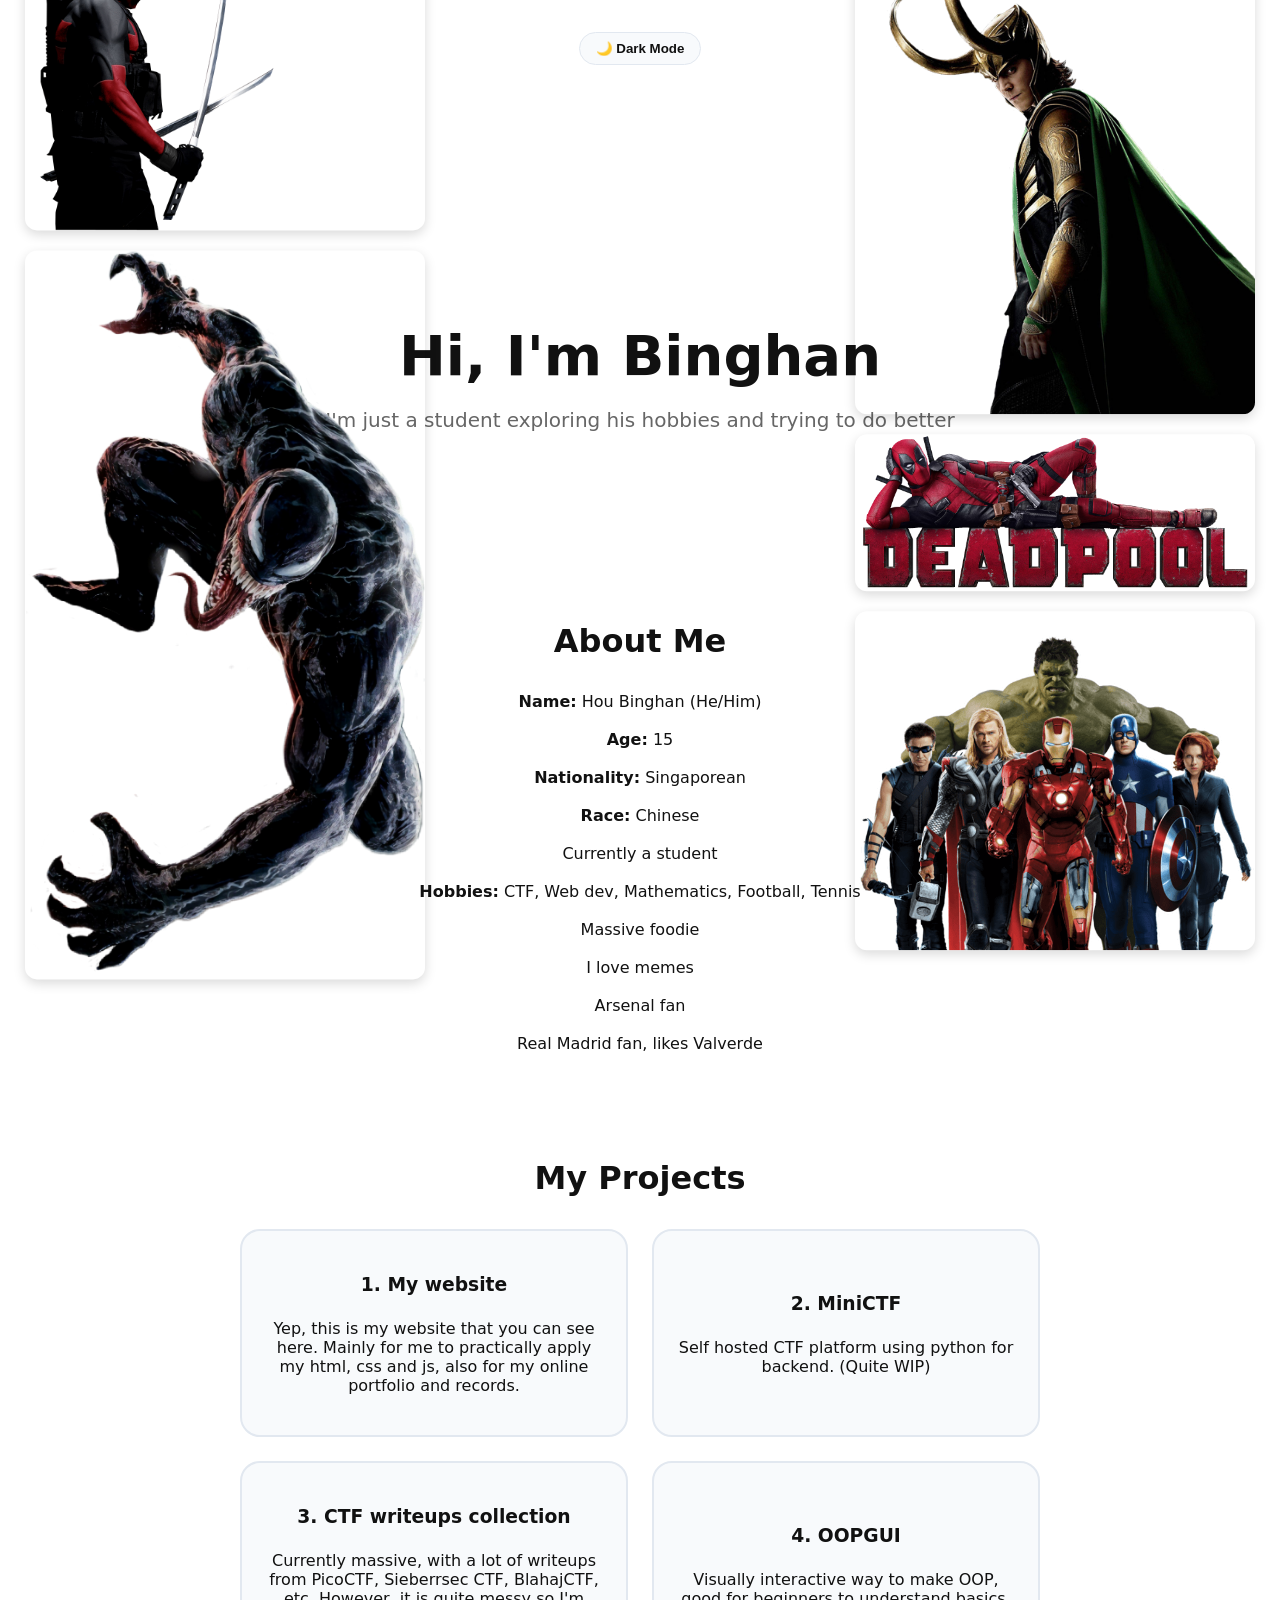
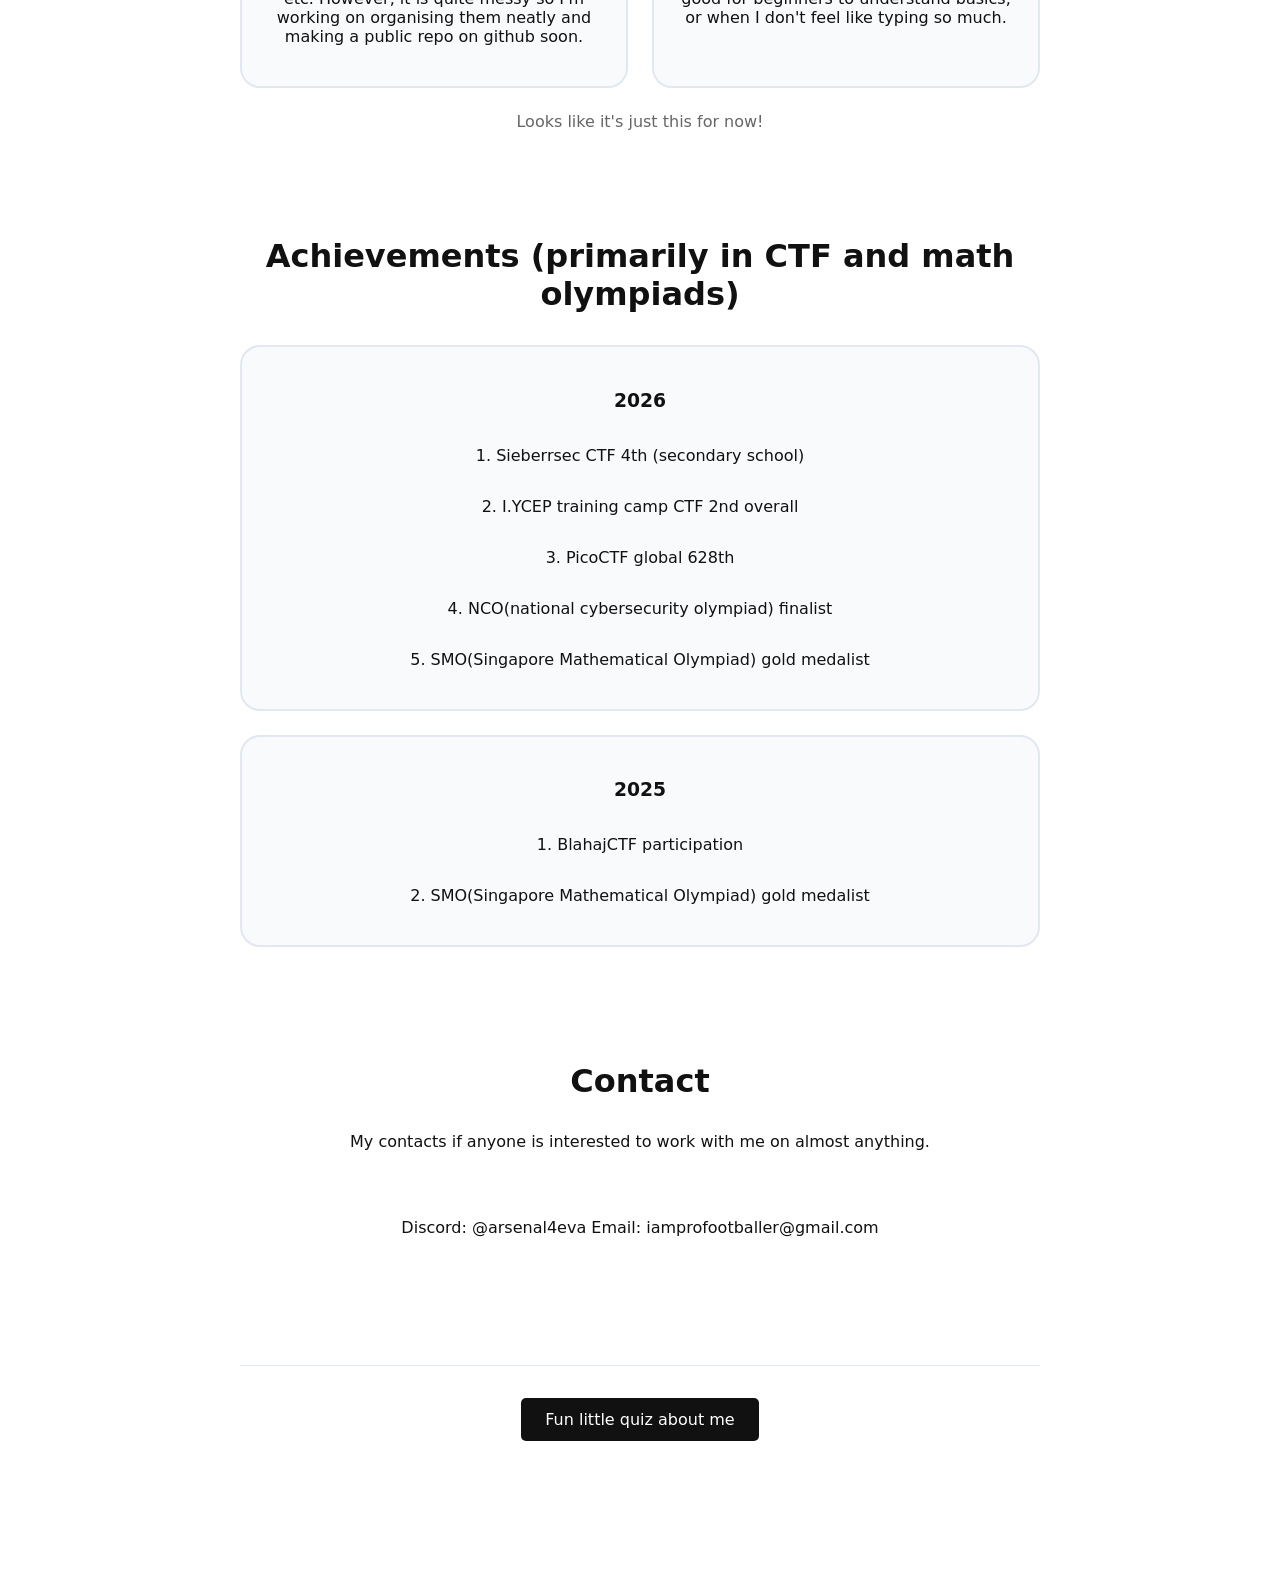
<file: index.html>
<!DOCTYPE html>
<html lang="en">
<head>
    <meta charset="UTF-8">
    <meta name="viewport" content="width=device-width, initial-scale=1.0">
    <title>Binghan's Portfolio</title>
    <link rel="stylesheet" href="style.css">

    <!-- Critical Inline Script: Prevents a white flash on page load if dark mode is active -->
    <script>
        const savedTheme = localStorage.getItem('theme');
        const systemPrefersDark = window.matchMedia('(prefers-color-scheme: dark)').matches;

        if (savedTheme === 'dark' || (!savedTheme && systemPrefersDark)) {
            document.documentElement.classList.add('dark-mode');
        }
    </script>
</head>
<body>

    <!-- Centered Theme Toggle Control Panel -->
    <div class="toggle-container">
        <button id="theme-toggle" aria-label="Toggle dark mode">
            🌙 Dark Mode
        </button>
    </div>

    <main>
        <section id="hero" class="hero-section">
            <div class="hero-content">
                <h1>Hi, I'm Binghan</h1>
                <p>I'm just a student exploring his hobbies and trying to do better</p>
            </div>
        </section>

        <section id="about" class="container">
            <h2>About Me</h2>
            <div class="about-grid">
                <p>
		<b>Name:</b> Hou Binghan (He/Him)
		<br>
		<br>
		<b>Age:</b> 15
		<br>
		<br>
		<b>Nationality:</b> Singaporean
		<br>
		<br>
		<b>Race:</b> Chinese
		<br>
		<br>
		Currently a student
		<br>
		<br>
		<b>Hobbies:</b> CTF, Web dev, Mathematics, Football, Tennis
		<br>
		<br>
		Massive foodie
		<br>
		<br>
		I love memes
		<br>
		<br>
		Arsenal fan
		<br>
		<br>
		Real Madrid fan, likes Valverde
		</p>
            </div>
        </section>
	
        <section id="projects" class="container">
            <h2>My Projects</h2>
            <div class="projects-grid">
                <div class="project-card">
                    <h3>1. My website</h3>
		    <p>Yep, this is my website that you can see here. Mainly for me to practically apply my html, css and js, also for my online portfolio and records.</p>
                </div>
                <div class="project-card">
                    <h3>2. MiniCTF</h3>
		    <p>Self hosted CTF platform using python for backend. (Quite WIP)</p>
                </div>
                <div class="project-card">
                    <h3>3. CTF writeups collection</h3>
		    <p>Currently massive, with a lot of writeups from PicoCTF, Sieberrsec CTF, BlahajCTF, etc. However, it is quite messy so I'm working on organising them neatly and making a public repo on github soon.</p>
                </div>
		<div class="project-card">
			<h3>4. OOPGUI</h3>
			<p>Visually interactive way to make OOP, good for beginners to understand basics, or when I don't feel like typing so much.</p>
		</div>
            </div>
            <p class="projects-footer">Looks like it's just this for now!</p>
        </section>
	
	<section id="achievements" class="container">
		<h2>Achievements (primarily in CTF and math olympiads)</h2>
		<div class="projects-card">
			<h3>2026</h3>
			<p>1. Sieberrsec CTF 4th (secondary school)</p>
			<p>2. I.YCEP training camp CTF 2nd overall</p>
			<p>3. PicoCTF global 628th</p>
			<p>4. NCO(national cybersecurity olympiad) finalist</p>
			<p>5. SMO(Singapore Mathematical Olympiad) gold medalist</p>
		</div>
		<div class="projects-card">
			<h3>2025</h3>
			<p>1. BlahajCTF participation</p>
			<p>2. SMO(Singapore Mathematical Olympiad) gold medalist</p>
		</div>
	</section>

        <!-- Contact Section -->
        <section id="contact" class="container contact-section">
            <h2>Contact</h2>
            <p>My contacts if anyone is interested to work with me on almost anything.</p>
            <br>
			<p>Discord: @arsenal4eva    Email: iamprofootballer@gmail.com</p>
        </section>

	<hr>
	<section id="quiz"><a href="quiz.html" class=btn>Fun little quiz about me</a></section>
    </main>


    <aside class="image-stack-sidebar left-sidebar">
        <!-- Swap out placeholders with your specific images/memes for the left side -->
        <img src="deadpool2.png" alt="Left side graphic 1">
        <img src="venom.png" alt="Left side graphic 2">
    </aside>
    <!-- Independent Side Image Stack -->
    <aside class="image-stack-sidebar right-sidebar">
        <!-- Swap out placeholders with your specific images/memes -->
        <img src="loki.png" alt="Right Side graphic 1">
        <img src="deadpool.png" alt="Right Side graphic 2">
        <img src="avengers.png" alt="Right Side graphic 3">
    </aside>

    <!-- Interactive JavaScript Logic -->
    <script>
        const toggleBtn = document.querySelector('#theme-toggle');

        function updateButtonLabel() {
            const isDark = document.documentElement.classList.contains('dark-mode');
            toggleBtn.textContent = isDark ? '☀️ Light Mode' : '🌙 Dark Mode';
        }

        updateButtonLabel();

        toggleBtn.addEventListener('click', () => {
            const isDarkMode = document.documentElement.classList.toggle('dark-mode');
            
            if (isDarkMode) {
                localStorage.setItem('theme', 'dark');
            } else {
                localStorage.setItem('theme', 'light');
            }
            
            updateButtonLabel();
        });
    </script>
</body>
</html>
</file>
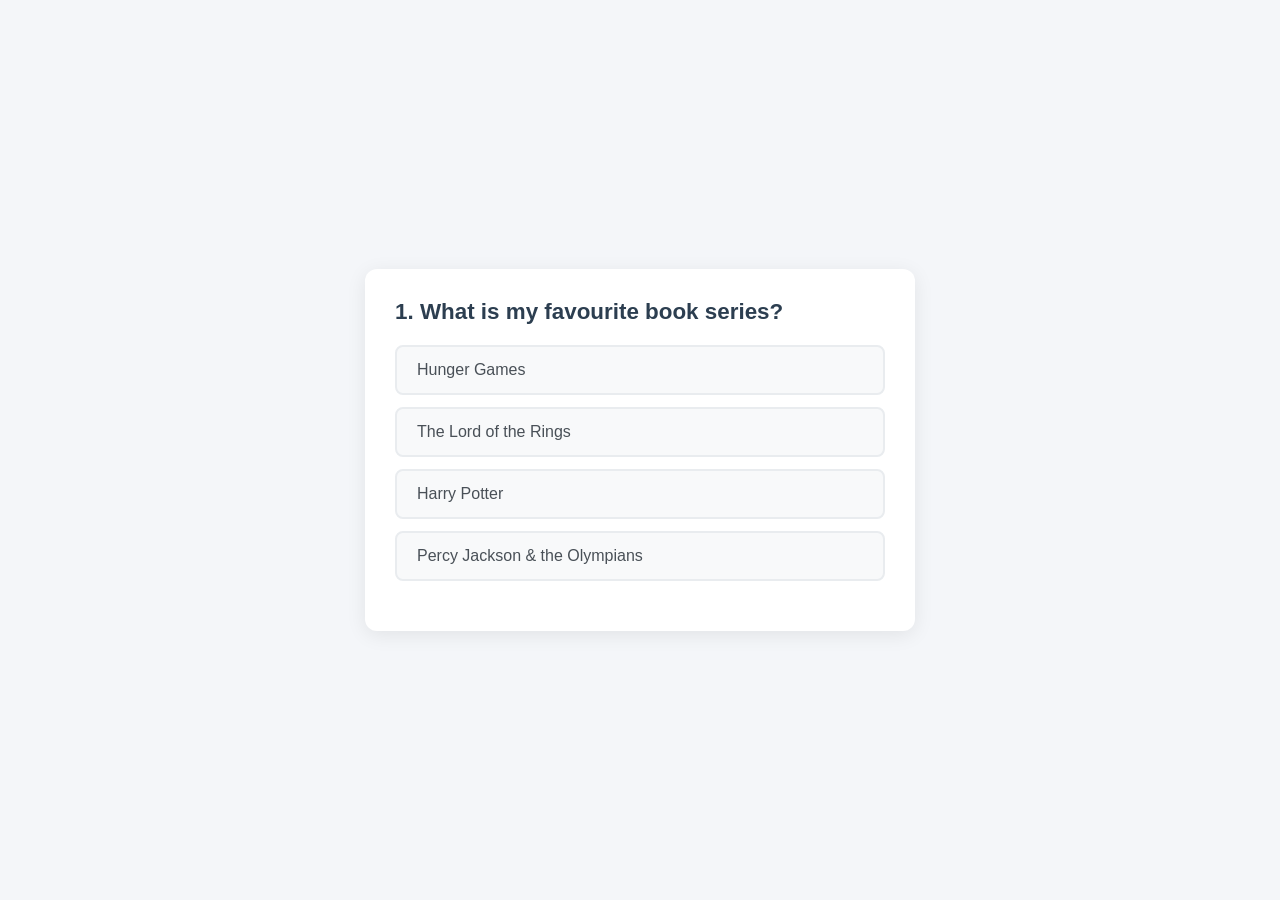
<file: quiz.html>
<!DOCTYPE html>
<html lang="en">
<head>
    <meta charset="UTF-8">
    <meta name="viewport" content="width=device-width, initial-scale=1.0">
    <title>Quiz about me</title>
    <style>
        * {
            box-sizing: border-box;
            margin: 0;
            padding: 0;
            font-family: 'Segoe UI', Tahoma, Geneva, Verdana, sans-serif;
        }

        body {
            background-color: #f4f6f9;
            display: flex;
            justify-content: center;
            align-items: center;
            min-height: 100vh;
            padding: 20px;
        }

        .quiz-container {
            background: #ffffff;
            border-radius: 12px;
            box-shadow: 0 4px 20px rgba(0, 0, 0, 0.08);
            width: 100%;
            max-width: 550px;
            padding: 30px;
        }

        h2 {
            color: #2c3e50;
            margin-bottom: 20px;
            font-size: 1.4rem;
        }

        .options-list {
            list-style: none;
            margin-bottom: 20px;
        }

        .option-item {
            background: #f8f9fa;
            border: 2px solid #e9ecef;
            border-radius: 8px;
            padding: 14px 20px;
            margin-bottom: 12px;
            cursor: pointer;
            transition: all 0.2s ease;
            font-size: 1rem;
            color: #495057;
        }

        .option-item:hover {
            background: #e8f0fe;
            border-color: #3b82f6;
            color: #1d4ed8;
        }

        .option-item.correct {
            background: #d1e7dd;
            border-color: #0f5132;
            color: #0f5132;
        }

        .option-item.incorrect {
            background: #f8d7da;
            border-color: #842029;
            color: #842029;
        }

        .disabled {
            pointer-events: none;
        }

        .btn-next {
            display: block;
            width: 100%;
            background: #3b82f6;
            color: white;
            border: none;
            padding: 14px;
            border-radius: 8px;
            font-size: 1rem;
            font-weight: 600;
            cursor: pointer;
            transition: background 0.2s;
        }

        .btn-next:hover {
            background: #2563eb;
        }

        .hidden {
            display: none;
        }

        .results-screen {
            text-align: center;
            padding: 20px 0;
        }

        .score-text {
            font-size: 1.5rem;
            color: #2c3e50;
            margin-bottom: 20px;
        }
    </style>
</head>
<body>

    <div class="quiz-container">
        <!-- Quiz Interface Screen -->
        <div id="quiz-screen">
            <h2 id="question-text">Loading Question...</h2>
            <ul id="options-container" class="options-list"></ul>
            <button id="next-btn" class="btn-next hidden">Next Question</button>
        </div>

        <!-- Final Results Screen -->
        <div id="results-screen" class="results-screen hidden">
            <h2>Quiz Completed!</h2>
            <p class="score-text">You scored <span id="final-score">0</span> out of <span id="total-questions">0</span></p>
            <button id="restart-btn" class="btn-next">Restart Quiz</button>
        </div>
    </div>

    <script>
        // Define your quiz data structure here
        const quizData = [
            {
                question: "What is my favourite book series?",
                options: ["Hunger Games", "The Lord of the Rings", "Harry Potter", "Percy Jackson & the Olympians"],
                correct: 2 // Index of the correct option
            },
            {
                question: "What is my favorite sport?",
                options: [
                    "Football",
                    "Badminton",
                    "Rugby",
                    "Tennis"
                ],
                correct: 0
            },
            {
                question: "Guess my favorite colour!",
                options: ["White", "Black", "Pink", "Blue"],
                correct: 1
            },
	    {
		question: "When did I start my CTF journey?",
		options: ["2026","2025","2024","2023"],
		correct: 1
	    },
	    {
		question: "What country do I live in?",
		options: ["China","Switzerland","Germany","Poland"],
		correct: 0
	    },
	    {
		question: "How many members are in my CTF team?",
		options: ["1","2","3","5"],
		correct: 2
	    },
	    {
		question: "How much prize money have I won from CTF?",
		options: ["$0","$100","$300","$1000"],
		correct: 2
	    },
	    {
		question: "Which distro of Linux do I use?",
		options: ["Fedora","Kali","Ubuntu","Mint"],
		correct: 2
	    },
	    {
		question: "Number of times I was shat on by a bird?",
		options: ["0","1","3","11"],
		correct: 1
	    }

        ];

        let currentQuestionIndex = 0;
        let score = 0;

        // Dom Elements
        const quizScreen = document.getElementById("quiz-screen");
        const resultsScreen = document.getElementById("results-screen");
        const questionText = document.getElementById("question-text");
        const optionsContainer = document.getElementById("options-container");
        const nextBtn = document.getElementById("next-btn");
        const finalScoreElem = document.getElementById("final-score");
        const totalQuestionsElem = document.getElementById("total-questions");
        const restartBtn = document.getElementById("restart-btn");

        function startQuiz() {
            currentQuestionIndex = 0;
            score = 0;
            resultsScreen.classList.add("hidden");
            quizScreen.classList.remove("hidden");
            loadQuestion();
        }

        function loadQuestion() {
            resetState();
            const currentQuestion = quizData[currentQuestionIndex];
            questionText.innerText = `${currentQuestionIndex + 1}. ${currentQuestion.question}`;

            currentQuestion.options.forEach((option, index) => {
                const li = document.createElement("li");
                li.innerText = option;
                li.classList.add("option-item");
                li.addEventListener("click", () => selectOption(li, index));
                optionsContainer.appendChild(li);
            });
        }

        function resetState() {
            nextBtn.classList.add("hidden");
            optionsContainer.innerHTML = "";
        }

        function selectOption(selectedLi, selectedIndex) {
            const correctAnswerIndex = quizData[currentQuestionIndex].correct;
            const allOptions = optionsContainer.children;

            // Highlight chosen answer and correct answer
            if (selectedIndex === correctAnswerIndex) {
                selectedLi.classList.add("correct");
                score++;
            } else {
                selectedLi.classList.add("incorrect");
                allOptions[correctAnswerIndex].classList.add("correct"); // Show correct answer
            }

            // Lock further clicks on options
            for (let option of allOptions) {
                option.classList.add("disabled");
            }

            nextBtn.classList.remove("hidden");
        }

        function handleNextButton() {
            currentQuestionIndex++;
            if (currentQuestionIndex < quizData.length) {
                loadQuestion();
            } else {
                showResults();
            }
        }

        function showResults() {
            quizScreen.classList.add("hidden");
            resultsScreen.classList.remove("hidden");
            finalScoreElem.innerText = score;
            totalQuestionsElem.innerText = quizData.length;
        }

        // Event Listeners
        nextBtn.addEventListener("click", handleNextButton);
        restartBtn.addEventListener("click", startQuiz);

        // Run the quiz on load
        startQuiz();
    </script>
</body>
</html>
</file>
<file: style.css>
/* Core Reset & Variables */
:root {
    --bg-color: #ffffff;
    --text-color: #111111;
    --text-muted: #666666;
    --accent-color: #0070f3;
    
    /* Card properties */
    --card-bg: #f8fafc;
    --border-color: #e2e8f0;
    
    /* Button specific variables */
    --btn-bg: #111111;
    --btn-text: #ffffff;

    /* Global smooth color transition */
    transition: background-color 0.3s ease, color 0.3s ease, border-color 0.3s ease;
}

/* Dark Mode Theme Variables Override */
:root.dark-mode {
    color-scheme: dark;
    --bg-color: #121212;
    --text-color: #e2e8f0;
    --text-muted: #94a3b8;
    --accent-color: #3b82f6;
    
    /* Dark card properties */
    --card-bg: #1e1e1e;
    --border-color: #334155;
    
    /* Dark button properties */
    --btn-bg: #f8fafc;
    --btn-text: #111111;
}

/* Global Body Styling */
body {
    background-color: var(--bg-color);
    color: var(--text-color);
    font-family: system-ui, -apple-system, sans-serif;
    margin: 0;
    padding: 0;
    text-align: center; /* Cascades center alignment down to text blocks */
}

/* Main content wrapper with padding from your original setup */
main {
    max-width: 800px;
    margin: 0 auto;
    padding: 5rem 2rem;
    display: flex;
    flex-direction: column;
    align-items: center; /* Centers block components inside main */
}

.container {
    width: 100%;
    margin-bottom: 4rem;
}

h2 {
    font-size: 2rem;
    margin-bottom: 2rem;
}

/* Theme Toggle Button Layout Styling */
.toggle-container {
    max-width: 800px;
    margin: 2rem auto 0 auto;
    padding: 0 2rem;
    display: flex;
    justify-content: center; /* Centers toggle button horizontally */
}

#theme-toggle {
    color: var(--text-color);
    border: 1px solid var(--border-color);
    background-color: var(--card-bg);
    cursor: pointer; 
    padding: 0.5rem 1rem; 
    border-radius: 20px;
    font-weight: 600;
    transition: background-color 0.2s;
}

#theme-toggle:hover {
    background-color: var(--border-color);
}

/* Hero Section layout */
.hero-section {
    height: 50vh;
    display: flex;
    align-items: center;
    justify-content: center;
    text-align: center;
    padding: 0 2rem;
}

.hero-content h1 {
    font-size: 3.5rem;
    margin-bottom: 1rem;
}

.hero-content p {
    font-size: 1.25rem;
    margin-bottom: 2rem;
    color: var(--text-muted);
}

.highlight {
    color: var(--accent-color);
}

/* UI Elements (Buttons & Cards) */
.btn-group {
    display: flex;
    justify-content: center;
    gap: 1rem;
    flex-wrap: wrap;
}

.btn {
    display: inline-block;
    padding: 0.75rem 1.5rem;
    background-color: var(--btn-bg);
    color: var(--btn-text);
    text-decoration: none;
    border-radius: 5px;
    font-weight: 500;
    transition: opacity 0.2s;
}

.btn:hover {
    opacity: 0.9;
}

/* Responsive Grid for Projects */
.projects-grid {
    display: grid;
    grid-template-columns: repeat(auto-fit, minmax(280px, 1fr));
    gap: 1.5rem;
    width: 100%;
    margin-bottom: 1.5rem;
}

.project-card, .projects-card {
    background: var(--card-bg);
    border: 2px solid var(--border-color);
    padding: 1.5rem;
    border-radius: 20px;
    text-align: center; /* Keeps interior card components centered */
    display: flex;
    flex-direction: column;
    justify-content: center;
    align-items: center;
}

.projects-card {
    margin-bottom: 1.5rem;
    width: auto;
}

.project-card h3 {
    margin-bottom: 0.5rem;
}

.projects-footer {
    color: var(--text-muted);
}

/* Centered Layout elements */
.contact-section {
    text-align: center;
}

.contact-section p {
    margin-bottom: 2rem;
}

hr {
    width: 100%;
    border: none;
    border-top: 1px solid var(--border-color);
    margin: 2rem 0;
}

#quiz {
    text-align: center;
    margin-bottom: 4rem;
}

footer {
    text-align: center;
    padding: 2rem;
    border-top: 1px solid var(--border-color);
    font-size: 0.9rem;
    color: var(--text-muted);
    width: 100%;
}

/* ==========================================
   Isolated Side Image Stack Container
   ========================================== */
.image-stack-sidebar {
    position: fixed;             /* Keeps layout locked while scrolling */
    top: 50%;                    /* Places wrapper halfway down screen */
    transform: translateY(-50%); /* Corrects precision center coordinate alignment */
    z-index: 100;                /* Layered completely over main container */
    
    /* Flexbox Engine Rules */
    display: flex;
    flex-direction: column;      /* Arranges children elements into vertical stack */
    gap: 20px;                   /* Gap control dimensions between elements */
}

/* Modifier class to pin to the left side */
.left-sidebar {
    left: 25px;
}

/* Modifier class to pin to the right side */
.right-sidebar {
    right: 25px;
}

.image-stack-sidebar img {
    width: 400px;                 /* Explicit size configurations */
    height: auto;
    border-radius: 12px;
    box-shadow: 0 4px 12px rgba(0, 0, 0, 0.15);
    pointer-events: none;        /* Ensures layout elements underneath remain clickable */
}
/* Responsive Rule: Hides the stack on small mobile screens to prevent text collision */
@media (max-width: 1000px) {
    .image-stack-sidebar {
        display: none;
    }
}
</file>
